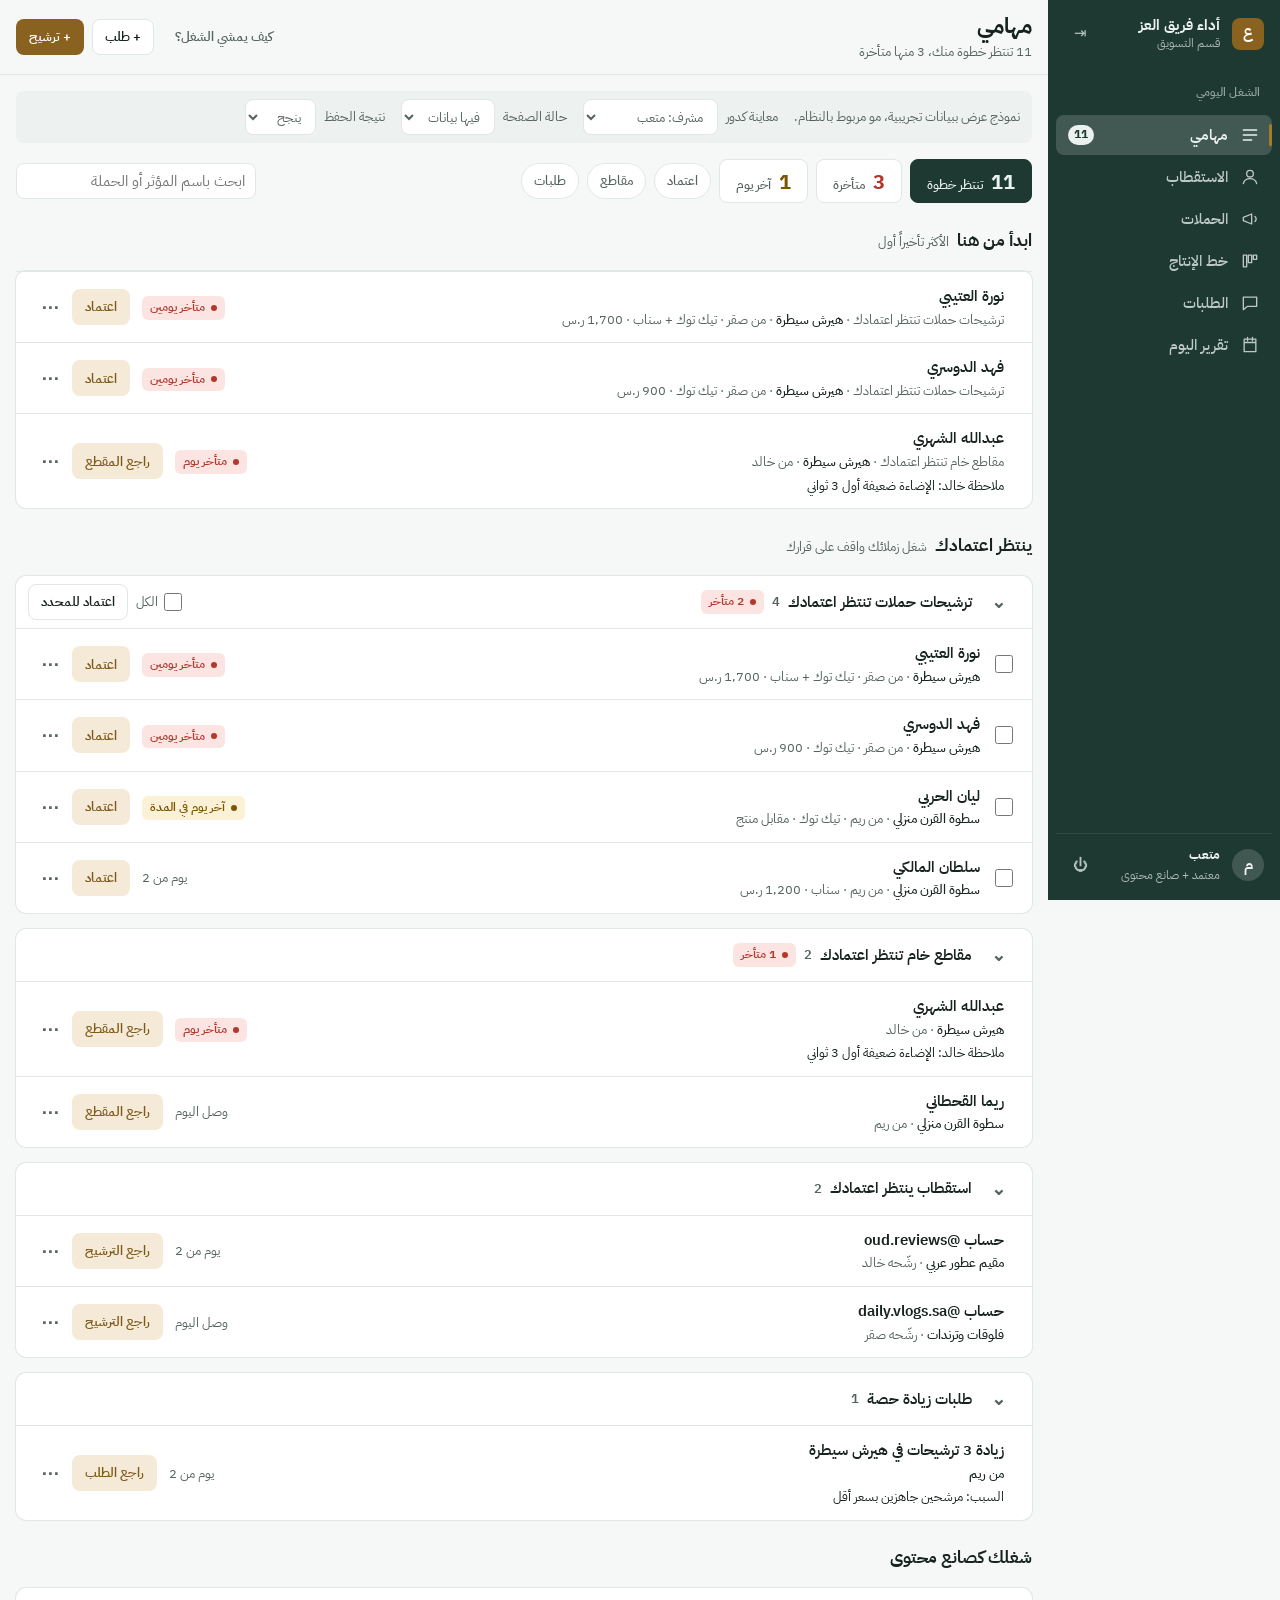
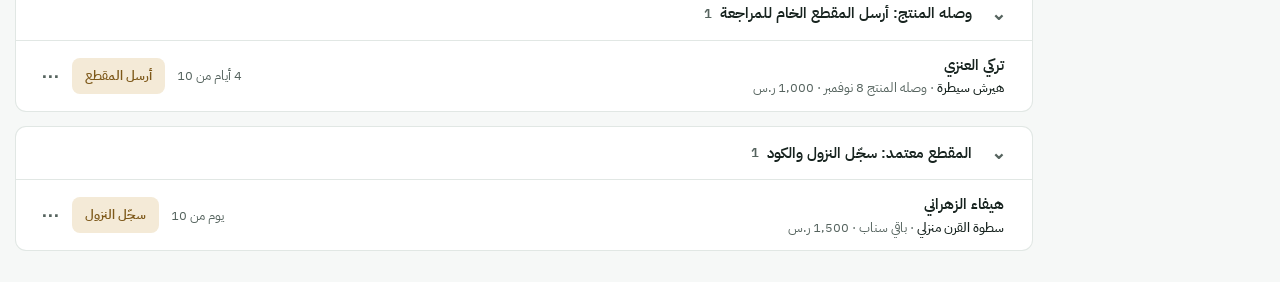
<file: prototype/index.html>
<!doctype html>
<html lang="ar" dir="rtl">
<head>
<meta charset="utf-8">
<meta name="viewport" content="width=device-width,initial-scale=1,viewport-fit=cover">
<style>html,body{margin:0}[hidden]{display:none!important}</style>
</head>
<body>
<!-- نسخة للفتح المحلي. المصدر: alezz-workspace.html (لا تعدّل هذا الملف مباشرة) -->
<title>مساحة عمل فريق العز</title>
<meta name="claude:viewport-fit-sides" content="cover">
<link rel="stylesheet" href="https://fonts.googleapis.com/css2?family=IBM+Plex+Sans+Arabic:wght@400;500;600;700&display=swap">
<style>
/* Layout: شريط جانبي بلون العلامة (يمين في RTL، 232 أو 64 مصغّر) + شريط علوي سياقي + عمود واحد. المهام أول، والأرقام سطر واحد يشتغل كتصفية. */
:root{
  --primary:#1D3931;--primary-ink:#EAF1EE;--primary-soft:rgba(255,255,255,.09);--primary-strong:rgba(255,255,255,.16);
  --accent:#A87929;--accent-fill:#8A6220;--accent-fill-ink:#FFFFFF;--accent-text:#7D5819;--accent-soft:#F4EAD7;
  --bg:#F6F8F7;--surface:#FFFFFF;--sunk:#EDF1EF;--line:#E1E7E4;--ink:#17231F;--muted:#55635E;
  --warn:#7A5600;--warn-soft:#FBF1D6;--danger:#B3372B;--danger-soft:#FBE4E1;--ok:#1F7A4D;--ok-soft:#E1F1E8;--info:#255E8A;--info-soft:#E2EEF7;
  --font:"IBM Plex Sans Arabic","Segoe UI",Tahoma,sans-serif;
  --fs-xs:12px;--fs-sm:13px;--fs-md:15px;--fs-lg:17px;--fs-xl:22px;
  --s1:4px;--s2:8px;--s3:12px;--s4:16px;--s5:24px;--s6:32px;--r:10px;--r-sm:8px;--tap:36px;--side:232px;
}
@media (prefers-color-scheme:dark){:root:not([data-theme="light"]){
  --primary:#12241F;--primary-ink:#DCE7E2;--primary-soft:rgba(255,255,255,.07);--primary-strong:rgba(255,255,255,.13);
  --accent:#D2A24C;--accent-fill:#D2A24C;--accent-fill-ink:#1A1408;--accent-text:#E0B463;--accent-soft:#33280F;
  --bg:#0F1513;--surface:#161D1A;--sunk:#1E2723;--line:#27322E;--ink:#E6ECE9;--muted:#9BA8A2;
  --warn:#E0B445;--warn-soft:#382E14;--danger:#EC8377;--danger-soft:#3D1F1B;--ok:#5CC08A;--ok-soft:#173428;--info:#7DB6E0;--info-soft:#16293A;color-scheme:dark}}
:root[data-theme="dark"]{
  --primary:#12241F;--primary-ink:#DCE7E2;--primary-soft:rgba(255,255,255,.07);--primary-strong:rgba(255,255,255,.13);
  --accent:#D2A24C;--accent-fill:#D2A24C;--accent-fill-ink:#1A1408;--accent-text:#E0B463;--accent-soft:#33280F;
  --bg:#0F1513;--surface:#161D1A;--sunk:#1E2723;--line:#27322E;--ink:#E6ECE9;--muted:#9BA8A2;
  --warn:#E0B445;--warn-soft:#382E14;--danger:#EC8377;--danger-soft:#3D1F1B;--ok:#5CC08A;--ok-soft:#173428;--info:#7DB6E0;--info-soft:#16293A;color-scheme:dark}
*{box-sizing:border-box}
body{background:var(--bg);color:var(--ink);font-family:var(--font);font-size:var(--fs-md);line-height:1.65}
button,input,select{font:inherit;color:inherit}
button{cursor:pointer}
:focus-visible{outline:2px solid var(--accent);outline-offset:2px;border-radius:6px}
h1,h2,h3,p{margin:0}
.num{font-variant-numeric:tabular-nums}
.app{display:grid;grid-template-columns:var(--side) minmax(0,1fr);min-height:100vh}
.app.mini{--side:64px}

/* الشريط الجانبي */
.side{background:var(--primary);color:var(--primary-ink);position:sticky;top:0;height:100vh;display:flex;flex-direction:column;gap:var(--s2);padding:var(--s3) var(--s2);padding-right:max(var(--s2),env(safe-area-inset-right,0px));overflow-y:auto;overflow-x:hidden}
.brand{display:flex;align-items:center;gap:var(--s3);padding:var(--s1) var(--s2) var(--s3);min-height:48px}
.brand b{font-size:var(--fs-md);font-weight:700;line-height:1.3;flex:1;min-width:0;white-space:nowrap}
.brand small{display:block;font-size:var(--fs-xs);opacity:.7;font-weight:400}
.mark{width:32px;height:32px;border-radius:8px;background:var(--accent-fill);color:var(--accent-fill-ink);display:grid;place-items:center;font-weight:700;flex:none}
.sbtn{background:none;border:0;color:inherit;width:32px;height:32px;border-radius:var(--r-sm);display:grid;place-items:center;opacity:.75;flex:none}
.sbtn:hover{background:var(--primary-soft);opacity:1}
#sideClose{display:none}
.navlabel{font-size:var(--fs-xs);opacity:.6;padding:var(--s3) var(--s3) var(--s1);font-weight:500}
.side nav{display:grid;gap:2px}
.side nav a{display:flex;align-items:center;gap:var(--s3);padding:0 var(--s3);height:40px;border-radius:var(--r-sm);color:inherit;text-decoration:none;font-size:var(--fs-md);font-weight:500;opacity:.78;white-space:nowrap;position:relative}
.side nav a:hover{background:var(--primary-soft);opacity:1}
.side nav a[aria-current="page"]{background:var(--primary-strong);opacity:1;font-weight:600}
.side nav a[aria-current="page"]::before{content:"";position:absolute;inset-inline-start:0;top:9px;bottom:9px;width:3px;border-radius:3px;background:var(--accent)}
.side nav svg{width:20px;height:20px;flex:none;stroke:currentColor;fill:none;stroke-width:1.6;stroke-linecap:round;stroke-linejoin:round}
.side nav .n{margin-inline-start:auto;font-size:var(--fs-xs);font-weight:700;min-width:22px;text-align:center;padding:0 6px;border-radius:999px;background:var(--primary-ink);color:var(--primary)}
.me{margin-top:auto;display:flex;align-items:center;gap:var(--s3);padding:var(--s3) var(--s2) var(--s1);border-top:1px solid var(--primary-soft)}
.avatar{width:32px;height:32px;border-radius:50%;background:var(--primary-strong);display:grid;place-items:center;font-weight:700;flex:none}
.me div{min-width:0;flex:1;line-height:1.35}
.me b{display:block;font-size:var(--fs-sm)}.me small{font-size:var(--fs-xs);opacity:.7}
.app.mini .brand b,.app.mini .navlabel,.app.mini .lbl,.app.mini .me div{display:none}
.app.mini .brand,.app.mini .me{flex-direction:column;padding-inline:0;gap:var(--s2)}
.app.mini .side nav a{justify-content:center;padding:0}
.app.mini .side nav .n{position:absolute;top:4px;inset-inline-end:6px;min-width:16px;height:16px;line-height:16px;padding:0 4px;font-size:10px}

/* الشريط العلوي والمحتوى */
.main{min-width:0;display:flex;flex-direction:column}
.top{position:sticky;top:env(safe-area-inset-top,0px);z-index:4;background:var(--bg);border-bottom:1px solid var(--line)}
.top-in,.page{max-width:1080px;width:100%;margin:0 auto;padding-left:max(16px,env(safe-area-inset-left,0px));padding-right:max(16px,env(safe-area-inset-right,0px))}
.top-in{display:flex;align-items:center;gap:var(--s3);padding-block:var(--s3);flex-wrap:wrap}
.top h1{font-size:var(--fs-xl);font-weight:700;line-height:1.3}
.top .sub{font-size:var(--fs-sm);color:var(--muted)}
.top .ttl{min-width:0;flex:1 1 200px}
.top .acts{display:flex;gap:var(--s2);align-items:center;flex-wrap:wrap}
.page{padding-block:var(--s4) var(--s6);display:grid;grid-template-columns:minmax(0,1fr);gap:var(--s4)}
.demo{background:var(--sunk);color:var(--muted);font-size:var(--fs-sm);border-radius:var(--r-sm);padding:var(--s2) var(--s3);display:flex;gap:var(--s2) var(--s4);align-items:center;flex-wrap:wrap}
.demo label{display:inline-flex;gap:var(--s2);align-items:center}
select,input[type=search]{height:var(--tap);border:1px solid var(--line);border-radius:var(--r-sm);background:var(--surface);padding:0 10px;min-width:0}

/* أزرار */
.btn{height:var(--tap);padding:0 var(--s3);border-radius:var(--r-sm);border:1px solid var(--line);background:var(--surface);font-weight:600;font-size:var(--fs-sm);white-space:nowrap;display:inline-flex;align-items:center;justify-content:center;gap:6px}
.btn:hover{background:var(--sunk)}
.btn.primary{background:var(--accent-fill);color:var(--accent-fill-ink);border-color:transparent}
.btn.act{background:var(--accent-soft);color:var(--accent-text);border-color:transparent}
.btn.quiet{border-color:transparent;background:none;color:var(--muted)}
.btn.icon{width:var(--tap);padding:0;font-size:18px;line-height:1}
.btn.menu{display:none}
.btn[disabled]{opacity:.6;cursor:default}
.errline{font-size:var(--fs-sm);color:var(--danger);margin-top:2px}
.dlgwrap{position:fixed;inset:0;z-index:10;display:grid;place-items:center;padding:var(--s4)}
.dlg{position:relative;z-index:11;background:var(--surface);border-radius:var(--r);padding:var(--s5);width:min(400px,100%);display:grid;gap:var(--s3);box-shadow:0 12px 40px rgba(0,0,0,.25)}
.dlg h2{font-size:var(--fs-lg)}.dlg p{color:var(--muted);font-size:var(--fs-sm)}

/* سطر الأرقام والتصفية */
.bar{display:flex;gap:var(--s2);align-items:center;flex-wrap:wrap}
.stat{height:44px;padding:0 var(--s4);border-radius:var(--r-sm);border:1px solid var(--line);background:var(--surface);display:inline-flex;align-items:baseline;gap:var(--s2);font-size:var(--fs-sm);color:var(--muted);font-weight:500}
.stat b{font-size:20px;font-weight:700;color:var(--ink);line-height:44px}
.stat.danger b{color:var(--danger)}.stat.warn b{color:var(--warn)}
.stat[aria-pressed="true"],.chip[aria-pressed="true"]{background:var(--primary);color:var(--primary-ink);border-color:var(--primary)}
.stat[aria-pressed="true"] b{color:inherit}
.chips{display:flex;gap:var(--s2);overflow-x:auto;scrollbar-width:none;min-width:0}
.chip{height:var(--tap);padding:0 var(--s3);border-radius:999px;border:1px solid var(--line);background:var(--surface);font-size:var(--fs-sm);font-weight:500;color:var(--muted);white-space:nowrap;flex:none}
.bar input{margin-inline-start:auto;flex:0 1 240px}

/* الأقسام والصفوف */
.sechead{display:flex;align-items:baseline;gap:var(--s2);flex-wrap:wrap;margin-top:var(--s2)}
.sechead h2{font-size:var(--fs-lg);font-weight:700}
.sechead span{font-size:var(--fs-sm);color:var(--muted)}
.group{background:var(--surface);border-radius:var(--r);box-shadow:0 0 0 1px var(--line)}
.ghead{display:flex;align-items:center;gap:var(--s2);padding:var(--s2) var(--s4) var(--s2) var(--s3);flex-wrap:wrap;min-height:52px}
.ghead h3{font-size:var(--fs-md);font-weight:600}
.ghead .c{font-size:var(--fs-sm);color:var(--muted);font-weight:600}
.ghead .tools{margin-inline-start:auto;display:flex;gap:var(--s2);align-items:center;flex-wrap:wrap}
.ghead label{display:inline-flex;gap:6px;align-items:center;font-size:var(--fs-sm);color:var(--muted);min-height:var(--tap)}
.row{display:grid;grid-template-columns:auto minmax(0,1fr) auto auto;gap:var(--s3);align-items:center;padding:var(--s3) var(--s4);border-top:1px solid var(--line)}
.row .t{font-size:var(--fs-md);font-weight:600;background:none;border:0;padding:0;text-align:start;line-height:1.5}
.row .t:hover{text-decoration:underline}
.row .m{font-size:var(--fs-sm);color:var(--muted);overflow-wrap:anywhere}
.row .m b{color:var(--ink);font-weight:500}
.row .note{font-size:var(--fs-sm);color:var(--ink);margin-top:2px}
.row .a{display:flex;gap:var(--s1);align-items:center}
.age{font-size:var(--fs-sm);color:var(--muted);white-space:nowrap}
.b{display:inline-flex;align-items:center;gap:6px;font-size:var(--fs-xs);font-weight:600;padding:2px var(--s2);border-radius:6px;white-space:nowrap}
.b::before{content:"";width:6px;height:6px;border-radius:50%;background:currentColor;flex:none}
.b.danger{background:var(--danger-soft);color:var(--danger)}.b.warn{background:var(--warn-soft);color:var(--warn)}.b.ok{background:var(--ok-soft);color:var(--ok)}.b.plain{background:var(--sunk);color:var(--muted)}
input[type=checkbox]{width:18px;height:18px;accent-color:var(--accent-fill);margin:0}
.ck{display:grid;place-items:center;min-width:24px;min-height:var(--tap);cursor:pointer}
.more{position:relative}
.pop{position:absolute;top:calc(100% + 4px);inset-inline-end:0;min-width:190px;background:var(--surface);border-radius:var(--r-sm);box-shadow:0 0 0 1px var(--line),0 8px 24px rgba(0,0,0,.14);padding:var(--s1);z-index:5;display:grid}
.pop button{background:none;border:0;text-align:start;padding:0 var(--s3);height:40px;border-radius:6px;font-size:var(--fs-sm);font-weight:500}
.pop button:hover,.pop button:focus-visible{background:var(--sunk)}
.pop .no{color:var(--danger)}
.state{background:var(--surface);border-radius:var(--r);box-shadow:0 0 0 1px var(--line);padding:var(--s6) var(--s4);text-align:center;display:grid;gap:var(--s2);justify-items:center}
.state h2{font-size:var(--fs-lg)}.state p{color:var(--muted);max-width:46ch}
.sk{height:14px;border-radius:6px;background:var(--sunk)}
@media (prefers-reduced-motion:no-preference){.sk{animation:pulse 1.2s ease-in-out infinite}}
@keyframes pulse{50%{opacity:.5}}
.cols{display:grid;grid-template-columns:repeat(auto-fit,minmax(280px,1fr));gap:var(--s4)}
.card{background:var(--surface);border-radius:var(--r);box-shadow:0 0 0 1px var(--line);padding:var(--s4)}
.card h3{font-size:var(--fs-md);font-weight:600;margin-bottom:var(--s2)}
.card ul{margin:0;padding-inline-start:18px;color:var(--muted);display:grid;gap:var(--s1);font-size:var(--fs-sm)}
.tw{overflow-x:auto;border-radius:var(--r);box-shadow:0 0 0 1px var(--line);background:var(--surface)}
table{border-collapse:collapse;width:100%;font-size:var(--fs-sm)}
th,td{padding:10px var(--s4);text-align:start;white-space:nowrap;border-top:1px solid var(--line)}
thead th{border-top:0;font-size:var(--fs-xs);color:var(--muted);font-weight:600}
td.n,th.n{text-align:end;font-variant-numeric:tabular-nums}

/* لوحة التفاصيل والتنبيه */
.sheet{position:fixed;inset:0 auto 0 0;width:min(420px,100%);background:var(--surface);z-index:8;padding:calc(var(--s5) + env(safe-area-inset-top,0px)) var(--s4) var(--s5);padding-left:max(var(--s4),env(safe-area-inset-left,0px));display:grid;gap:var(--s4);align-content:start;overflow-y:auto;box-shadow:0 0 40px rgba(0,0,0,.2)}
.steps{display:grid;gap:6px;margin:0;padding:0;list-style:none}
.steps li{display:flex;gap:10px;align-items:center;color:var(--muted);font-size:var(--fs-sm)}
.steps li::before{content:"";width:10px;height:10px;border-radius:50%;border:2px solid var(--line);flex:none}
.steps li.d::before{background:var(--ok);border-color:var(--ok)}
.steps li.c{color:var(--ink);font-weight:600}.steps li.c::before{border-color:var(--accent);background:var(--accent)}
.toast{position:fixed;bottom:calc(20px + env(safe-area-inset-bottom,0px));inset-inline:0;margin:auto;width:fit-content;max-width:calc(100% - 32px);background:var(--ink);color:var(--bg);padding:10px var(--s4);border-radius:var(--r-sm);z-index:9;font-size:var(--fs-sm)}
.shade{position:fixed;inset:0;background:rgba(0,0,0,.45);z-index:6}

@media (max-width:900px){
  :root{--tap:44px}
  .app,.app.mini{grid-template-columns:minmax(0,1fr);--side:232px}
  .side{position:fixed;inset:0 0 0 auto;width:min(300px,86%);z-index:7;transform:translateX(100%);visibility:hidden;padding-top:calc(var(--s3) + env(safe-area-inset-top,0px))}
  .side.open{transform:none;visibility:visible}
  .side nav a{height:48px}
  #sideClose{display:grid}#sideMini{display:none}
  .app.mini .brand b,.app.mini .lbl,.app.mini .me div{display:revert}.app.mini .navlabel{display:block}
  .app.mini .brand,.app.mini .me{flex-direction:row;padding-inline:var(--s2);gap:var(--s3)}
  .app.mini .side nav a{justify-content:flex-start;padding:0 var(--s3)}
  .app.mini .side nav .n{position:static;min-width:22px;height:auto;line-height:inherit;padding:0 6px;font-size:var(--fs-xs)}
  .btn.menu{display:inline-flex}
  .top h1{font-size:19px}
  .stats{display:grid;grid-template-columns:repeat(3,minmax(0,1fr));flex:1 1 100%}
  .stat{height:auto;padding:var(--s2);flex-direction:column;align-items:center;gap:0;text-align:center;font-size:var(--fs-xs);line-height:1.4}
  .stat b{line-height:1.3}
  .chips{flex:1 1 100%}.bar input{flex:1 1 100%;margin:0}
  .row{grid-template-columns:auto minmax(0,1fr) auto;row-gap:var(--s2);padding:var(--s3)}
  .row .st{grid-column:2;grid-row:2}
  .row .a{grid-column:3;grid-row:1/3;align-self:center}
  .row .m{display:-webkit-box;-webkit-line-clamp:2;-webkit-box-orient:vertical;overflow:hidden}
  .ghead{padding-inline:var(--s3)}
  .ck{min-width:36px}.row .t{padding-block:var(--s1)}.qn{display:none}
}
@media (max-width:900px) and (prefers-reduced-motion:no-preference){.side{transition:transform .18s ease,visibility 0s .18s}.side.open{transition:transform .18s ease,visibility 0s}}
</style>

<div class="app" id="app" dir="rtl" lang="ar">
  <aside class="side" id="side" aria-label="القائمة الرئيسية">
    <div class="brand"><span class="mark">ع</span><b>أداء فريق العز<small>قسم التسويق</small></b>
      <button class="sbtn" id="sideMini" type="button" aria-pressed="false" aria-label="صغّر القائمة" title="صغّر القائمة">⇥</button>
      <button class="sbtn" id="sideClose" type="button" aria-label="إغلاق القائمة">✕</button></div>
    <span class="navlabel">الشغل اليومي</span>
    <nav id="nav1" aria-label="الشغل اليومي"></nav>
    <span class="navlabel" id="nav2l">الإدارة</span>
    <nav id="nav2" aria-label="الإدارة"></nav>
    <div class="me"><span class="avatar" id="meAv"></span><div><b id="meName"></b><small id="meRole"></small></div><button class="sbtn" type="button" id="out" aria-label="خروج" title="خروج">⏻</button></div>
  </aside>
  <div class="shade" id="shade" hidden></div>
  <div class="main" id="mainEl">
    <header class="top"><div class="top-in">
      <button class="btn icon menu" id="menu" type="button" aria-label="افتح القائمة" aria-controls="side" aria-expanded="false">☰</button>
      <div class="ttl"><h1 id="pTitle"></h1><div class="sub" id="pSub"></div></div>
      <div class="acts" id="pActs"></div>
    </div></header>
    <main class="page" id="page"></main>
  </div>
</div>
<aside class="sheet" id="sheet" hidden dir="rtl" lang="ar" role="dialog" aria-label="تفاصيل الملف"></aside>
<div class="toast" id="toast" hidden role="status" dir="rtl"></div>

<script>
document.documentElement.lang = 'ar'; document.documentElement.dir = 'rtl';
const $ = id => document.getElementById(id);
const esc = s => String(s).replace(/[&<>"]/g, c => ({ '&': '&amp;', '<': '&lt;', '>': '&gt;', '"': '&quot;' }[c]));
const IC = { mine: 'M4 6h16M4 12h16M4 18h10', acq: 'M12 12a4 4 0 100-8 4 4 0 000 8zM4 20c1-4 4-6 8-6s7 2 8 6', camps: 'M4 10v4l10 4V6L4 10zM18 9a4 4 0 010 6', pipe: 'M4 5h4v14H4zM10 5h4v9h-4zM16 5h4v5h-4z', req: 'M4 5h16v11H9l-5 4V5z', today: 'M5 5h14v15H5zM5 9h14M9 3v4M15 3v4', dash: 'M4 20V10M10 20V4M16 20v-7M22 20H2', setup: 'M12 15a3 3 0 100-6 3 3 0 000 6zM12 3v3M12 18v3M3 12h3M18 12h3' };
const NAV = [['mine', 'مهامي'], ['acq', 'الاستقطاب'], ['camps', 'الحملات'], ['pipe', 'خط الإنتاج'], ['req', 'الطلبات'], ['today', 'تقرير اليوم']];
const NAV2 = [['dash', 'لوحة الأداء'], ['setup', 'الإعدادات']];
const STEPS = ['الترشيح', 'الاعتماد', 'العنوان', 'الشحن', 'المقطع والنشر', 'التشغيل'];

/* بيانات تجريبية للنموذج فقط. الأدوار الثلاثة هنا هي نفس صلاحيات النظام الحالية: موظف (صانع محتوى)، مشرف (المعتمد)، مدير (الأدمن). */
const PEOPLE = { reem: ['ريم', 'صانع محتوى', 'موظف'], saqr: ['صقر', 'صانع محتوى + شحن', 'موظف شحن'], metab: ['متعب', 'معتمد + صانع محتوى', 'مشرف'], abdul: ['عبدالمحسن', 'مدير التسويق', 'مدير'] };
/* go = الإجراء الأساسي: [النص، النوع]. done = اعتماد روتيني: حفظ فوري بدون تأكيد. confirm = نافذة تأكيد مختصرة ثم حفظ. open يفتح الملف على الخطوة المطلوبة. more = باقي الإجراءات الحالية داخل قائمة «⋯». */
const Q = {
  members: { t: 'حسابات جديدة تنتظر التفعيل', f: 'appr', step: -1, go: ['فعّله من الإعدادات', 'setup'], more: [] },
  pay: { t: 'تنتظر موافقتك على الدفع', f: 'appr', step: 4, go: ['اعتماد الدفع', 'done'], bulk: 'اعتماد الدفع', sheet: ['تنزيل كشف الدفع Excel'], more: [] },
  appr: { t: 'ترشيحات حملات تنتظر اعتمادك', f: 'appr', step: 1, go: ['اعتماد', 'done'], bulk: 'اعتماد', more: [['acct', 'افتح حساب المؤثر ↗'], ['fix', 'يحتاج تعديل'], ['no', 'رفض']] },
  draft: { t: 'مقاطع خام تنتظر اعتمادك', f: 'video', step: 4, go: ['راجع المقطع', 'open'], more: [['acct', 'افتح حساب المؤثر ↗']] },
  acq_review: { t: 'استقطاب ينتظر اعتمادك', f: 'appr', step: 1, go: ['راجع الترشيح', 'open'], more: [['acct', 'افتح حساب المؤثر ↗']] },
  quota_req: { t: 'طلبات زيادة حصة', f: 'req', step: -1, go: ['راجع الطلب', 'open'], more: [] },
  video_fix: { t: 'مقاطع رجعت لك للتعديل', f: 'video', step: 4, go: ['أعد إرسال المقطع', 'open'], more: [] },
  post: { t: 'المقطع معتمد: سجّل النزول والكود', f: 'video', step: 4, go: ['سجّل النزول', 'open'], more: [] },
  video: { t: 'وصله المنتج: أرسل المقطع الخام للمراجعة', f: 'video', step: 4, go: ['أرسل المقطع', 'open'], more: [] },
  intake: { t: 'معتمد: كمّل العنوان أو أرسل الرابط للمؤثر', f: 'ship', step: 2, go: ['كمّل العنوان', 'open'], more: [['wa', 'أرسل الرابط واتساب'], ['copy', 'نسخ رابط المؤثر']] },
  ship_send: { t: 'جاهزة للشحن', f: 'ship', step: 3, go: ['تم الشحن', 'confirm'], bulk: 'تم الشحن اليوم', sheet: ['تنزيل كشف الشحن Excel', 'كشف سلاسل Excel'], more: [] },
  ship_wait: { t: 'في الطريق: سجّل الوصول', f: 'ship', step: 3, go: ['وصلت', 'confirm'], bulk: 'وصلت اليوم', more: [] },
  req_in: { t: 'طلبات عليك', f: 'req', step: -1, go: ['بدأت فيه', 'done'], more: [] }
};
const CONFIRM = { ship_send: 'تتسجّل كمشحونة اليوم وتنتقل لقائمة «في الطريق».', ship_wait: 'يتسجّل وصول المنتج اليوم، ويبدأ احتساب مدة المقطع على صانع المحتوى.' };
const SECTIONS = {
  saqr: [['شغلك الحين', 'الشحن أول، ثم شغلك كصانع محتوى', ['ship_send', 'ship_wait', 'video_fix']]],
  reem: [['شغلك الحين', 'مرتّب بالأكثر تأخيراً', ['video_fix', 'intake', 'post', 'video', 'req_in']]],
  metab: [['ينتظر اعتمادك', 'شغل زملائك واقف على قرارك', ['appr', 'draft', 'acq_review', 'quota_req']], ['شغلك كصانع محتوى', '', ['video', 'post']]],
  abdul: [['يحتاج قرارك', 'اللي ما يمشي إلا بموافقتك', ['members', 'pay', 'appr']]]
};
const SEED = {
  saqr: [
    ['ship_send', 'نورة العتيبي', ['هيرش سيطرة', 'الرياض، الملقا', 'RRRD2929'], '', 8, 7], ['ship_send', 'ماجد السبيعي', ['هيرش سيطرة', 'جدة، الروضة', 'JEDA4410'], '', 2, 7], ['ship_send', 'أروى الغامدي', ['سطوة القرن منزلي', 'الدمام، الشاطئ'], '', 1, 7],
    ['ship_wait', 'خالد البلوي', ['هيرش سيطرة', 'سمسا', 'بوليصة 5616848521'], '', 3, 7], ['ship_wait', 'جود العمري', ['سطوة القرن منزلي', 'أرامكس', 'بوليصة 4470012'], '', 7, 7],
    ['video_fix', 'سارة المطيري', ['هيرش سيطرة', 'تيك توك', '800 ر.س'], 'المطلوب من متعب: الصوت منخفض في آخر المقطع', 2, 1]
  ],
  reem: [
    ['video_fix', 'سارة المطيري', ['سطوة القرن منزلي', 'تيك توك', '800 ر.س'], 'المطلوب من متعب: الصوت منخفض في آخر المقطع', 2, 1],
    ['intake', 'يزيد الرشيد', ['سطوة القرن منزلي', 'تيك توك + سناب', '1,100 ر.س'], 'ما عبّى العنوان من 4 أيام', 4, 3],
    ['post', 'ريما القحطاني', ['سطوة القرن منزلي', 'باقي تيك توك', '1,300 ر.س'], '', 0, 10],
    ['video', 'ليان الحربي', ['سطوة القرن منزلي', 'وصله المنتج 9 نوفمبر', 'مقابل منتج'], '', 3, 10],
    ['req_in', 'تعديل بنر حملة سطوة القرن', ['من لؤي', 'الموعد 13 نوفمبر'], '', 1, 2]
  ],
  metab: [
    ['appr', 'نورة العتيبي', ['هيرش سيطرة', 'من صقر', 'تيك توك + سناب', '1,700 ر.س'], '', 4, 2], ['appr', 'فهد الدوسري', ['هيرش سيطرة', 'من صقر', 'تيك توك', '900 ر.س'], '', 4, 2],
    ['appr', 'ليان الحربي', ['سطوة القرن منزلي', 'من ريم', 'تيك توك', 'مقابل منتج'], '', 2, 2], ['appr', 'سلطان المالكي', ['سطوة القرن منزلي', 'من ريم', 'سناب', '1,200 ر.س'], '', 1, 2],
    ['draft', 'عبدالله الشهري', ['هيرش سيطرة', 'من خالد'], 'ملاحظة خالد: الإضاءة ضعيفة أول 3 ثواني', 2, 1], ['draft', 'ريما القحطاني', ['سطوة القرن منزلي', 'من ريم'], '', 0, 1],
    ['acq_review', 'حساب @oud.reviews', ['مقيم عطور عربي', 'رشّحه خالد'], '', 1, 2], ['acq_review', 'حساب @daily.vlogs.sa', ['فلوقات وترندات', 'رشّحه صقر'], '', 0, 2],
    ['quota_req', 'زيادة 3 ترشيحات في هيرش سيطرة', ['من ريم'], 'السبب: مرشحين جاهزين بسعر أقل', 1, 2],
    ['video', 'تركي العنزي', ['هيرش سيطرة', 'وصله المنتج 8 نوفمبر', '1,000 ر.س'], '', 4, 10], ['post', 'هيفاء الزهراني', ['سطوة القرن منزلي', 'باقي سناب', '1,500 ر.س'], '', 1, 10]
  ],
  abdul: [
    ['members', 'نواف الحارثي', ['سجّل اليوم', 'بانتظار تحديد الدور'], '', 1, 1],
    ['pay', 'هيفاء الزهراني', ['سطوة القرن منزلي', 'من متعب', '1,500 ر.س'], '', 3, 2], ['pay', 'ماجد السبيعي', ['هيرش سيطرة', 'من صقر', '900 ر.س'], '', 1, 2], ['pay', 'أروى الغامدي', ['هيرش سيطرة', 'من خالد', '1,200 ر.س'], '', 0, 2],
    ['appr', 'بدر الشمري', ['هيرش سيطرة', 'من متعب (ترشيحاته تعتمدها أنت)', 'تيك توك', '1,400 ر.س'], '', 1, 2]
  ]
};
const TEAM = [['متعب', 'معتمد + صانع محتوى', 11, 3], ['صقر', 'صانع محتوى + شحن', 7, 2], ['ريم', 'صانع محتوى', 5, 2], ['خالد', 'صانع محتوى', 4, 0], ['زياد', 'منسق المحتوى', 2, 0], ['لؤي', 'السوشيال ميديا', 1, 0]];
const AUDIT = {
  acq: ['الاستقطاب', 'ملف واحد لكل مؤثر', ['بحث وتصفية بالحالة والمرشِّح ونوع الحساب', 'جدول المؤثرين مع السعر قبل وبعد التفاوض', 'ملف المؤثر: الترشيح، اعتماد متعب، التواصل والتفاوض، الحملات'], ['جدول أوضح بأعمدة ثابتة وشارات حالة', 'ملف المؤثر كلوحة جانبية بدل نافذة فوق الصفحة']],
  camps: ['الحملات', 'المطلوب والحصص والتقدم', ['بطاقة لكل حملة بأرقامها وشريط التقدم', 'جدول الحصص لكل موظف وتوزيعها', 'إعدادات الحملة وزر الترشيح الجماعي'], ['تقدم الحملة كشريط واحد واضح', 'جدول الحصص بنفس شكل باقي الجداول']],
  pipe: ['خط الإنتاج', 'المراحل الست ومين مسؤول', ['لوحة المراحل بعدد المفتوح والمتأخر', 'بحث وتصفية بالصانع والحملة والمتأخر', 'جدول الملفات ويفتح ملف المشاركة'], ['المراحل كمسار أفقي يقرأ من اليمين', 'المتأخر مميّز بشارة مكتوبة']],
  req: ['الطلبات', 'بديل الواتساب بين الأدوار', ['قائمة الطلبات مع غير المقروء', 'سجل كل طلب مثل المحادثة', 'تسليم، مراجعة، إرجاع للتعديل، إشعارات المتصفح'], ['فصل «عليّ» عن «طلبته من غيري»', 'السجل الزمني بخط أوضح']],
  today: ['تقرير اليوم', 'دقيقتين آخر الدوام', ['اللي انسجّل تلقائياً من شغل اليوم', 'قائمة المهام اليومية حسب الدور', 'شغل غير مسجّل ومعوّقات تحتاج تدخّل'], ['المعوّقات في خانة بارزة', 'حالة الحفظ واضحة جنب الزر']],
  setup: ['الإعدادات', 'الفريق والمدد والقوائم', ['تفعيل الأعضاء وتحديد الأدوار', 'المدة المسموحة لكل مرحلة', 'قوائم تقرير اليوم، إعدادات بطاقة الأداء، مفاتيح البنك'], ['تقسيم الصفحة لأقسام', 'تأكيد قبل أي تغيير في الأدوار']]
};

const S = { view: 'mine', who: 'metab', rows: {}, filter: 'all', q: '', mode: 'data', closed: {}, busy: new Set(), err: {}, fail: false };
let uid = 0; for (const k in SEED) S.rows[k] = SEED[k].map(r => ({ id: ++uid, q: r[0], n: r[1], m: r[2], note: r[3], age: r[4], sla: r[5] }));
const isMgr = () => S.who === 'abdul';
const late = r => r.age > r.sla, soon = r => r.age === r.sla, over = r => r.age - r.sla;
const days = n => n === 1 ? 'يوم' : n === 2 ? 'يومين' : n <= 10 ? n + ' أيام' : n + ' يوم';
const mine = () => S.rows[S.who];
let toastT; function toast(t) { const e = $('toast'); e.textContent = t; e.hidden = false; clearTimeout(toastT); toastT = setTimeout(() => e.hidden = true, 3400); }
const store = { get(k) { try { return localStorage.getItem(k); } catch (e) { return null; } }, set(k, v) { try { localStorage.setItem(k, v); } catch (e) { } } };

function nav() {
  const n = mine().length, mini = $('app').classList.contains('mini');
  const link = ([k, t]) => `<a href="#${k}" ${S.view === k ? 'aria-current="page"' : ''} ${mini ? `title="${t}"` : ''}><svg viewBox="0 0 24 24" aria-hidden="true"><path d="${IC[k]}"/></svg><span class="lbl">${t}</span>${k === 'mine' && n ? `<span class="n num" aria-label="${n} مهمة">${n}</span>` : ''}</a>`;
  $('nav1').innerHTML = NAV.map(link).join(''); $('nav2').innerHTML = NAV2.map(link).join('');
  $('nav2').hidden = $('nav2l').hidden = !isMgr();   /* مثل النظام الحالي: لوحة الأداء والإعدادات للأدمن فقط */
  $('meName').textContent = PEOPLE[S.who][0]; $('meRole').textContent = PEOPLE[S.who][1]; $('meAv').textContent = PEOPLE[S.who][0][0];
}
const ageHtml = r => late(r) ? `<span class="b danger">متأخر ${days(over(r))}</span>` : soon(r) ? '<span class="b warn">آخر يوم في المدة</span>' : `<span class="age">${r.age ? `${days(r.age)} من ${r.sla}` : 'وصل اليوم'}</span>`;
function rowHtml(r, bulk, withQueue) {
  const q = Q[r.q], parts = r.m, busy = S.busy.has(r.id);
  const items = [['open', 'افتح الملف']].concat(q.more);
  return `<div class="row" data-id="${r.id}">${bulk ? `<label class="ck"><input type="checkbox" id="c${r.id}" aria-label="تحديد ${esc(r.n)}"></label>` : '<span></span>'}
    <div><button class="t" type="button" data-act="open">${esc(r.n)}</button><div class="m">${withQueue ? `<span class="qn">${q.t} · </span>` : ''}${parts.map((p, i) => i === 0 ? `<b>${esc(p)}</b>` : esc(p)).join(' · ')}</div>${r.note ? `<div class="note">${esc(r.note)}</div>` : ''}${S.err[r.id] ? `<div class="errline" role="alert">${esc(S.err[r.id])}</div>` : ''}</div>
    <div class="st">${ageHtml(r)}</div>
    <div class="a"><button class="btn act" type="button" data-act="go" ${busy ? 'disabled aria-busy="true"' : ''}>${busy ? 'جاري الحفظ…' : q.go[0]}</button><div class="more"><button class="btn icon quiet" type="button" data-more ${busy ? 'disabled' : ''} aria-haspopup="menu" aria-expanded="false" aria-label="إجراءات أخرى: ${esc(r.n)}">⋯</button><div class="pop" role="menu" hidden>${items.map(([a, l]) => `<button type="button" role="menuitem" class="${a === 'no' ? 'no' : ''}" data-act="${a}">${l}</button>`).join('')}</div></div></div></div>`;
}
function demoBar(note) {
  return `<div class="demo"><span>${note || 'نموذج عرض ببيانات تجريبية، مو مربوط بالنظام.'}</span><label for="who">معاينة كدور<select id="who">${Object.entries(PEOPLE).map(([k, v]) => `<option value="${k}" ${k === S.who ? 'selected' : ''}>${v[2]}: ${v[0]}</option>`).join('')}</select></label>${note ? '' : `<label for="mode">حالة الصفحة<select id="mode">${[['data', 'فيها بيانات'], ['load', 'تحميل'], ['empty', 'فاضية'], ['err', 'خطأ']].map(([k, t]) => `<option value="${k}" ${S.mode === k ? 'selected' : ''}>${t}</option>`).join('')}</select></label><label for="fail">نتيجة الحفظ<select id="fail"><option value="">ينجح</option><option value="1" ${S.fail ? 'selected' : ''}>يفشل</option></select></label>`}</div>`;
}
function pageMine() {
  const all = mine(), nLate = all.filter(late).length, nSoon = all.filter(soon).length;
  $('pTitle').textContent = 'مهامي'; $('pSub').textContent = all.length ? `${all.length} تنتظر خطوة منك${nLate ? `، ${nLate} منها متأخرة` : ''}` : 'ما عندك شي معلّق';
  $('pActs').innerHTML = `<button class="btn quiet" data-help type="button">كيف يمشي الشغل؟</button><button class="btn" data-new="طلب" type="button">+ طلب</button><button class="btn primary" data-new="ترشيح" type="button">+ ترشيح</button>`;
  const demo = demoBar();
  if (S.mode === 'load') return $('page').innerHTML = demo + `<div class="group" aria-busy="true" aria-label="جاري تحميل المهام">${'<div class="row"><span></span><div style="display:grid;gap:8px"><div class="sk" style="width:40%"></div><div class="sk" style="width:70%"></div></div></div>'.repeat(6)}</div>`;
  if (S.mode === 'err') return $('page').innerHTML = demo + `<div class="state"><h2>ما قدرنا نحمّل مهامك</h2><p>فيه مشكلة في الاتصال بالإنترنت. تأكد من النت، وبياناتك محفوظة ما راح منها شي.</p><button class="btn primary" data-retry type="button">حاول مرة ثانية</button></div>`;
  if (S.mode === 'empty' || !all.length) return $('page').innerHTML = demo + `<div class="state"><h2>ما عندك شي معلّق الحين</h2><p>أي ترشيح أو طلب يحتاج خطوة منك يطلع هنا مباشرة. تقدر تبدأ ترشيح جديد أو تطلب شي من زميل.</p><div class="bar"><button class="btn primary" data-new="ترشيح" type="button">+ ترشيح</button><button class="btn" data-new="طلب" type="button">+ طلب</button></div></div>`;
  const fl = S.filter, qq = S.q.trim();
  const L = all.filter(r => (fl === 'all' || (fl === 'late' ? late(r) : fl === 'soon' ? soon(r) : Q[r.q].f === fl)) && (!qq || (r.n + r.m.join(' ') + r.note).includes(qq)));
  const kinds = [['appr', 'اعتماد'], ['video', 'مقاطع'], ['ship', 'شحن وعناوين'], ['req', 'طلبات']].filter(([k]) => all.some(r => Q[r.q].f === k));
  const stat = (k, n, l, cls) => `<button class="stat ${cls}" type="button" data-f="${k}" aria-pressed="${fl === k}"><b class="num">${n}</b>${l}</button>`;
  const top = L.filter(late).sort((a, b) => over(b) - over(a)).slice(0, 3);
  const groupHtml = k => { const q = Q[k], R = L.filter(r => r.q === k).sort((a, b) => over(b) - over(a)); if (!R.length) return ''; const nl = R.filter(late).length, shut = S.closed[k];
    return `<section class="group" data-g="${k}"><div class="ghead"><button class="btn icon quiet" data-fold="${k}" type="button" aria-expanded="${!shut}" aria-label="${shut ? 'افتح' : 'اطوِ'} قائمة ${q.t}">${shut ? '‹' : '⌄'}</button><h3>${q.t}</h3><span class="c num">${R.length}</span>${nl ? `<span class="b danger">${nl} متأخر</span>` : ''}
      <div class="tools">${(q.sheet || []).map(x => `<button class="btn" data-sheet type="button">${x}</button>`).join('')}${q.bulk && !shut ? `<label for="all_${k}"><input type="checkbox" id="all_${k}" data-all> الكل</label><button class="btn" data-bulk="${q.bulk}" type="button" ${R.some(r => S.busy.has(r.id)) ? 'disabled aria-busy="true"' : ''}>${R.some(r => S.busy.has(r.id)) ? 'جاري الحفظ…' : q.bulk + ' للمحدد'}</button>` : ''}</div></div>${shut ? '' : R.map(r => rowHtml(r, !!q.bulk)).join('')}</section>`; };
  const secs = SECTIONS[S.who].map(([t, hint, qs]) => { const g = qs.map(groupHtml).join(''); return g ? `<div class="sechead"><h2>${t}</h2><span>${hint}</span></div>${g}` : ''; }).join('');
  const extra = S.who === 'reem' ? `<div class="sechead"><h2>حصصك وتقريرك</h2></div><div class="group"><div class="row"><span></span><div><div class="t" style="font-weight:600">سطوة القرن منزلي</div><div class="m">رشّحت 3 من حصتك 5، باقي لك 2</div></div><span class="st age">حصة ترشيح</span><div class="a"><button class="btn act" data-new="ترشيح" type="button">رشّح</button></div></div><div class="row"><span></span><div><div class="t" style="font-weight:600">تقرير اليوم</div><div class="m">ما انحفظ للحين. شغلك في النظام ينحسب لحاله</div></div><span class="st age">آخر الدوام</span><div class="a"><a class="btn" href="#today">اكتب التقرير</a></div></div></div>`
    : isMgr() ? `<div class="sechead"><h2>ملخص الفريق</h2><span>كم شي ينتظر كل شخص وكم منه متأخر</span></div><div class="tw"><table><thead><tr><th>الشخص</th><th>الدور</th><th class="n">ينتظر</th><th class="n">متأخر</th></tr></thead><tbody>${TEAM.map(([n, r, w, l]) => `<tr><td><b>${n}</b></td><td>${r}</td><td class="n">${w}</td><td class="n">${l ? `<span class="b danger">${l}</span>` : '0'}</td></tr>`).join('')}</tbody></table></div>
       <div class="sechead"><h2>معوّقات كتبها الفريق</h2><span>من تقارير اليوم · <a href="#dash" style="color:var(--accent-text)">كل المعوّقات في لوحة الأداء</a></span></div><div class="group"><div class="row"><span></span><div><div class="t" style="font-weight:600">شحنة متأخرة عند شركة الشحن من 4 أيام</div><div class="m">ريم · 10 نوفمبر</div></div><span class="st age">من يومين</span><span></span></div><div class="row"><span></span><div><div class="t" style="font-weight:600">ما عندي صلاحية الرد على تعليقات Spark</div><div class="m">لؤي · 11 نوفمبر</div></div><span class="st age">أمس</span><span></span></div></div>` : '';
  $('page').innerHTML = demo + `<div class="bar"><div class="bar stats" role="group" aria-label="ملخص المهام">${stat('all', all.length, 'تنتظر خطوة', '')}${stat('late', nLate, 'متأخرة', nLate ? 'danger' : '')}${stat('soon', nSoon, 'آخر يوم', nSoon ? 'warn' : '')}</div>
     <div class="chips" role="group" aria-label="نوع الشغل">${kinds.map(([k, t]) => `<button class="chip" type="button" data-f="${k}" aria-pressed="${fl === k}">${t}</button>`).join('')}</div>
     <input type="search" id="q" placeholder="ابحث باسم المؤثر أو الحملة" value="${esc(S.q)}" aria-label="بحث في المهام"></div>
   ${top.length && fl === 'all' && !qq ? `<div class="sechead"><h2>ابدأ من هنا</h2><span>الأكثر تأخيراً أول</span></div><section class="group" data-g="top">${top.map(r => rowHtml(r, false, true)).join('')}</section>` : ''}
   ${secs || '<div class="state"><h2>ما فيه نتائج بهذي التصفية</h2><p>غيّر التصفية أو امسح البحث عشان ترجع كل مهامك.</p><button class="btn" data-f="all" type="button">اعرض الكل</button></div>'}${fl === 'all' && !qq ? extra : ''}`;
}
function pageDash() {
  $('pTitle').textContent = 'لوحة الأداء'; $('pSub').textContent = 'نوفمبر 2026 · من 1 إلى 12 نوفمبر'; $('pActs').innerHTML = '<button class="btn" data-sheet type="button">تنزيل Excel</button>';
  const K = [['استقطاب جديد', '14'], ['تم الاتفاق', '6'], ['وفّرنا بالتفاوض', '4,300 ر.س'], ['نزل على منصة', '9'], ['متأخر الحين', '5', 'danger']];
  const lv = ['منخفض', 'دون المتوسط', 'متوسط', 'جيد', 'جيد جداً', 'مثالي'];
  const C = [['ريم', 44.5, 74, [5, 4, 6, 6]], ['متعب', 41.8, 70, [4, 5, 5, 4]], ['خالد', 37.3, 62, [3, 3, 5, 6]], ['صقر', 37.0, 62, [3, 4, 4, 5]]];
  $('page').innerHTML = demoBar('نموذج عرض ببيانات تجريبية. يوضح شكل الأرقام والجداول، وباقي أقسام اللوحة تتصمم في المرحلة 2.') + `
   <div class="bar">${K.map(([l, v, c]) => `<span class="stat ${c || ''}"><b class="num">${v}</b>${l}</span>`).join('')}</div>
   <div class="sechead"><h2>بطاقة الأداء الشهرية</h2><span>المستوى مكتوب، واللون للمنخفض فقط</span></div><div class="tw"><table><thead><tr><th>الصانع</th><th class="n">الدرجة من 60</th><th class="n">النسبة</th><th>المقاطع</th><th>الإشغال</th><th>نسبة الإنجاز</th><th>سرعة النشر</th></tr></thead><tbody>${C.map(([n, s, p, L]) => `<tr><td><b>${n}</b></td><td class="n">${s}</td><td class="n">${p}٪</td>${L.map(x => `<td>${x <= 3 ? `<span class="b ${x <= 2 ? 'danger' : 'warn'}">${lv[x - 1]}</span>` : lv[x - 1]}</td>`).join('')}</tr>`).join('')}</tbody></table></div>`;
}
function pageAudit(k) {
  const [t, sub, now, next] = AUDIT[k]; $('pTitle').textContent = t; $('pSub').textContent = sub; $('pActs').innerHTML = '';
  $('page').innerHTML = demoBar('هذي الصفحة ما تصممت في المرحلة 1. تحت جرد اللي فيها اليوم، وكله يبقى كما هو.') + `<div class="cols"><div class="card"><h3>وش فيها اليوم</h3><ul>${now.map(x => `<li>${x}</li>`).join('')}</ul></div><div class="card"><h3>المقترح في المرحلة 2</h3><ul>${next.map(x => `<li>${x}</li>`).join('')}</ul></div></div>`;
}
function render() { nav(); if (S.view === 'mine') pageMine(); else if (S.view === 'dash') pageDash(); else pageAudit(S.view); }
function route() { let v = location.hash.slice(1); if (![...NAV, ...NAV2].some(x => x[0] === v)) v = 'mine'; if (!isMgr() && NAV2.some(x => x[0] === v)) v = 'mine'; S.view = v; closeDrawer(false); closeSheet(false); render(); window.scrollTo(0, 0); }

/* الدرج على الجوال: تعتيم، إغلاق بالزر وEsc والضغط خارجه، التركيز ينحبس داخله ويرجع لزر القائمة */
function openDrawer() { $('side').classList.add('open'); $('shade').hidden = false; $('side').setAttribute('role', 'dialog'); $('side').setAttribute('aria-modal', 'true'); $('mainEl').inert = true; $('menu').setAttribute('aria-expanded', 'true'); document.body.style.overflow = 'hidden'; $('sideClose').focus(); }
function closeDrawer(back) { if (!$('side').classList.contains('open')) return; $('side').classList.remove('open'); $('shade').hidden = true; $('side').removeAttribute('role'); $('side').removeAttribute('aria-modal'); $('mainEl').inert = false; $('menu').setAttribute('aria-expanded', 'false'); document.body.style.overflow = ''; if (back) $('menu').focus(); }
function trap(box, e) { const f = [...box.querySelectorAll('a[href],button,select,input')].filter(x => x.offsetParent !== null); if (!f.length) return; const a = f[0], z = f[f.length - 1]; if (e.shiftKey && document.activeElement === a) { e.preventDefault(); z.focus(); } else if (!e.shiftKey && document.activeElement === z) { e.preventDefault(); a.focus(); } }
/* قائمة «⋯»: تنفتح وتتنقل بالأسهم وتقفل بـ Esc ويرجع التركيز لزرها */
let openPop = null;
function closePop(back) { if (!openPop) return; const b = openPop; openPop = null; b.setAttribute('aria-expanded', 'false'); b.nextElementSibling.hidden = true; if (back) b.focus(); }
function togglePop(b) { if (openPop === b) return closePop(true); closePop(false); openPop = b; b.setAttribute('aria-expanded', 'true'); b.nextElementSibling.hidden = false; b.nextElementSibling.firstElementChild.focus(); }
let sheetFrom = null;
function closeSheet(back) { if ($('sheet').hidden) return; $('sheet').hidden = true; if (back && sheetFrom && document.contains(sheetFrom)) sheetFrom.focus(); }
function openSheet(r, from) { const q = Q[r.q]; sheetFrom = from;
  $('sheet').innerHTML = `<div style="display:flex;gap:12px;align-items:start"><div style="flex:1;min-width:0"><h2 style="font-size:var(--fs-lg)">${esc(r.n)}</h2><div style="color:var(--muted);font-size:var(--fs-sm)">${esc(r.m.join(' · '))}</div></div><button class="btn" id="sx" type="button">إغلاق</button></div>
   <div>${ageHtml(r)}</div>${r.note ? `<p style="font-size:var(--fs-sm)">${esc(r.note)}</p>` : ''}
   ${q.step >= 0 ? `<div><h3 style="font-size:var(--fs-sm);color:var(--muted);margin-bottom:8px">وين وصل الملف</h3><ol class="steps">${STEPS.map((s, i) => `<li class="${i < q.step ? 'd' : i === q.step ? 'c' : ''}">${s}${i === q.step ? ' (الحين)' : ''}</li>`).join('')}</ol></div>` : ''}
   <p style="color:var(--muted);font-size:var(--fs-sm)">في النسخة الفعلية تنفتح هنا كل أقسام الملف بنفس حقولها وأزرارها الحالية، على الخطوة المطلوبة منك.</p>`;
  $('sheet').hidden = false; $('sx').onclick = () => closeSheet(true); $('sx').focus();
}
/* الحفظ في النموذج يحاكي الخادم: الزر يتعطّل ويظهر «جاري الحفظ…»، والواجهة ما تتغير إلا بعد نجاح الرد. الفشل يبقي كل شي كما كان مع رسالة واضحة. */
const fakeServer = () => new Promise(res => setTimeout(() => { window.__saves = (window.__saves || 0) + 1; res(!S.fail); }, window.__latency || 700));
async function runSave(ids, label) {
  const w = S.who; ids = ids.filter(id => !S.busy.has(id)); if (!ids.length) return;   /* منع الضغط المكرر */
  ids.forEach(id => { S.busy.add(id); delete S.err[id]; }); render();
  const saved = await fakeServer();
  ids.forEach(id => S.busy.delete(id));
  if (saved) { const one = S.rows[w].find(r => r.id === ids[0]); S.rows[w] = S.rows[w].filter(r => !ids.includes(r.id)); render(); return toast(`${label}: ${ids.length === 1 && one ? one.n : ids.length + ' ملفات'} (انحفظ)`); }
  ids.forEach(id => S.err[id] = `ما انحفظ «${label}». تأكد من النت وجرّب مرة ثانية. المهمة باقية كما هي.`); render(); toast('ما انحفظ، وما تغيّر شي.');
  const b = document.querySelector(`.row[data-id="${ids[0]}"] [data-act="go"]`); if (b) b.focus();
}
function confirmBox(title, text, onYes) {
  const from = document.activeElement, d = document.createElement('div'); d.className = 'dlgwrap'; d.dir = 'rtl'; d.lang = 'ar';
  d.innerHTML = `<div class="shade"></div><div class="dlg" role="alertdialog" aria-modal="true" aria-labelledby="dlgT" aria-describedby="dlgP"><h2 id="dlgT">${esc(title)}</h2><p id="dlgP">${esc(text)}</p><div class="bar"><button class="btn primary" type="button" data-yes>تأكيد</button><button class="btn" type="button" data-no>إلغاء</button></div></div>`;
  document.body.appendChild(d); $('app').inert = true;
  const close = yes => { d.remove(); $('app').inert = false; if (yes) onYes(); else if (from && document.contains(from)) from.focus(); };
  d.querySelector('[data-yes]').onclick = () => close(true); d.querySelector('[data-no]').onclick = d.querySelector('.shade').onclick = () => close(false);
  d.addEventListener('keydown', e => { if (e.key === 'Escape') { e.stopPropagation(); close(false); } else if (e.key === 'Tab') { e.stopPropagation(); trap(d.querySelector('.dlg'), e); } });
  d.querySelector('[data-no]').focus();
}
const REAL = { acct: 'يفتح حساب المؤثر في تبويب جديد', fix: 'يطلب وش المطلوب تعديله ثم يرجّعه لصاحبه', no: 'يطلب سبب الرفض ثم يحفظ', wa: 'يفتح واتساب برسالة فيها رابط المؤثر', copy: 'ينسخ رابط المؤثر' };

document.addEventListener('click', e => {
  const t = e.target;
  const mb = t.closest('[data-more]'); if (mb) return togglePop(mb);
  if (openPop && !t.closest('.pop')) closePop(false);
  if (t.closest('#menu')) return openDrawer();
  if (t.id === 'shade' || t.closest('#sideClose')) return closeDrawer(true);
  if (t.closest('#sideMini')) { const m = $('app').classList.toggle('mini'); store.set('alezz_side_mini', m ? '1' : ''); const b = $('sideMini'); b.setAttribute('aria-pressed', m); b.setAttribute('aria-label', m ? 'وسّع القائمة' : 'صغّر القائمة'); b.title = b.getAttribute('aria-label'); b.textContent = m ? '⇤' : '⇥'; return nav(); }
  if (t.closest('#out')) return toast('في النسخة الفعلية: تسجيل الخروج');
  if (t.closest('[data-retry]')) { S.mode = 'data'; return render(); }
  const f = t.closest('[data-f]'); if (f) { S.filter = S.filter === f.dataset.f ? 'all' : f.dataset.f; S.q = ''; return render(); }
  const fold = t.closest('[data-fold]'); if (fold) { S.closed[fold.dataset.fold] = !S.closed[fold.dataset.fold]; render(); const b = document.querySelector(`[data-fold="${fold.dataset.fold}"]`); if (b) b.focus(); return; }
  const nw = t.closest('[data-new]'); if (nw) return toast(`في النسخة الفعلية: تنفتح نافذة «${nw.dataset.new} جديد» بنفس حقولها الحالية`);
  if (t.closest('[data-help]')) return toast('في النسخة الفعلية: ينفتح دليل الشغل حسب دورك');
  if (t.closest('[data-sheet]')) return toast('في النسخة الفعلية: ينزل ملف Excel على جهازك');
  const all = t.closest('[data-all]'); if (all) { all.closest('.group').querySelectorAll('.row input[type=checkbox]').forEach(c => c.checked = all.checked); return; }
  const bulk = t.closest('[data-bulk]'); if (bulk) { const ids = [...bulk.closest('.group').querySelectorAll('.row input:checked')].map(c => +c.closest('.row').dataset.id); if (!ids.length) return toast('حدّد ملف واحد على الأقل'); const k = bulk.closest('.group').dataset.g, go = () => runSave(ids, bulk.dataset.bulk); return Q[k].go[1] === 'confirm' ? confirmBox(`${bulk.dataset.bulk}: ${ids.length === 1 ? 'ملف واحد' : ids.length + ' ملفات'}`, CONFIRM[k], go) : go(); }
  const a = t.closest('[data-act]'); if (a) { const rowEl = a.closest('.row'), r = mine().find(x => x.id === +rowEl.dataset.id); if (!r) return; const act = a.dataset.act, q = Q[r.q]; const from = a.closest('.pop') ? rowEl.querySelector('[data-more]') : a; closePop(false);
    if (act === 'open' || (act === 'go' && q.go[1] === 'open')) return openSheet(r, from);
    if (act === 'go' && q.go[1] === 'setup') { location.hash = 'setup'; return; }
    if (act === 'go') return q.go[1] === 'confirm' ? confirmBox(`${q.go[0]}: ${r.n}`, CONFIRM[r.q], () => runSave([r.id], q.go[0])) : runSave([r.id], q.go[0]);
    return toast('في النسخة الفعلية: ' + REAL[act]); }
});
document.addEventListener('change', e => { if (e.target.id === 'who') { S.who = e.target.value; S.filter = 'all'; S.q = ''; S.mode = 'data'; S.closed = {}; S.busy.clear(); S.err = {}; if (location.hash.slice(1) && location.hash !== '#mine') history.replaceState(null, '', '#mine'); route(); const w = $('who'); if (w) w.focus(); } if (e.target.id === 'fail') S.fail = !!e.target.value;
  if (e.target.id === 'mode') { S.mode = e.target.value; render(); const m = $('mode'); if (m) m.focus(); } });
document.addEventListener('input', e => { if (e.target.id === 'q') { S.q = e.target.value; const p = e.target.selectionStart; pageMine(); const q = $('q'); if (q) { q.focus(); q.setSelectionRange(p, p); } } });
document.addEventListener('keydown', e => {
  if (openPop) { const items = [...openPop.nextElementSibling.children], i = items.indexOf(document.activeElement);
    if (e.key === 'Escape') { e.preventDefault(); return closePop(true); }
    if (e.key === 'ArrowDown' || e.key === 'ArrowUp') { e.preventDefault(); return items[(i + (e.key === 'ArrowDown' ? 1 : items.length - 1)) % items.length].focus(); }
    if (e.key === 'Tab') return closePop(false); }
  if (e.key === 'Escape') { if (!$('sheet').hidden) return closeSheet(true); return closeDrawer(true); }
  if (e.key === 'Tab') { if ($('side').classList.contains('open')) trap($('side'), e); else if (!$('sheet').hidden) trap($('sheet'), e); }
});
window.addEventListener('hashchange', route);
if (store.get('alezz_side_mini')) { $('app').classList.add('mini'); const b = $('sideMini'); b.setAttribute('aria-pressed', 'true'); b.setAttribute('aria-label', 'وسّع القائمة'); b.title = 'وسّع القائمة'; b.textContent = '⇤'; }
route();
</script>

</body>
</html>
</file>
